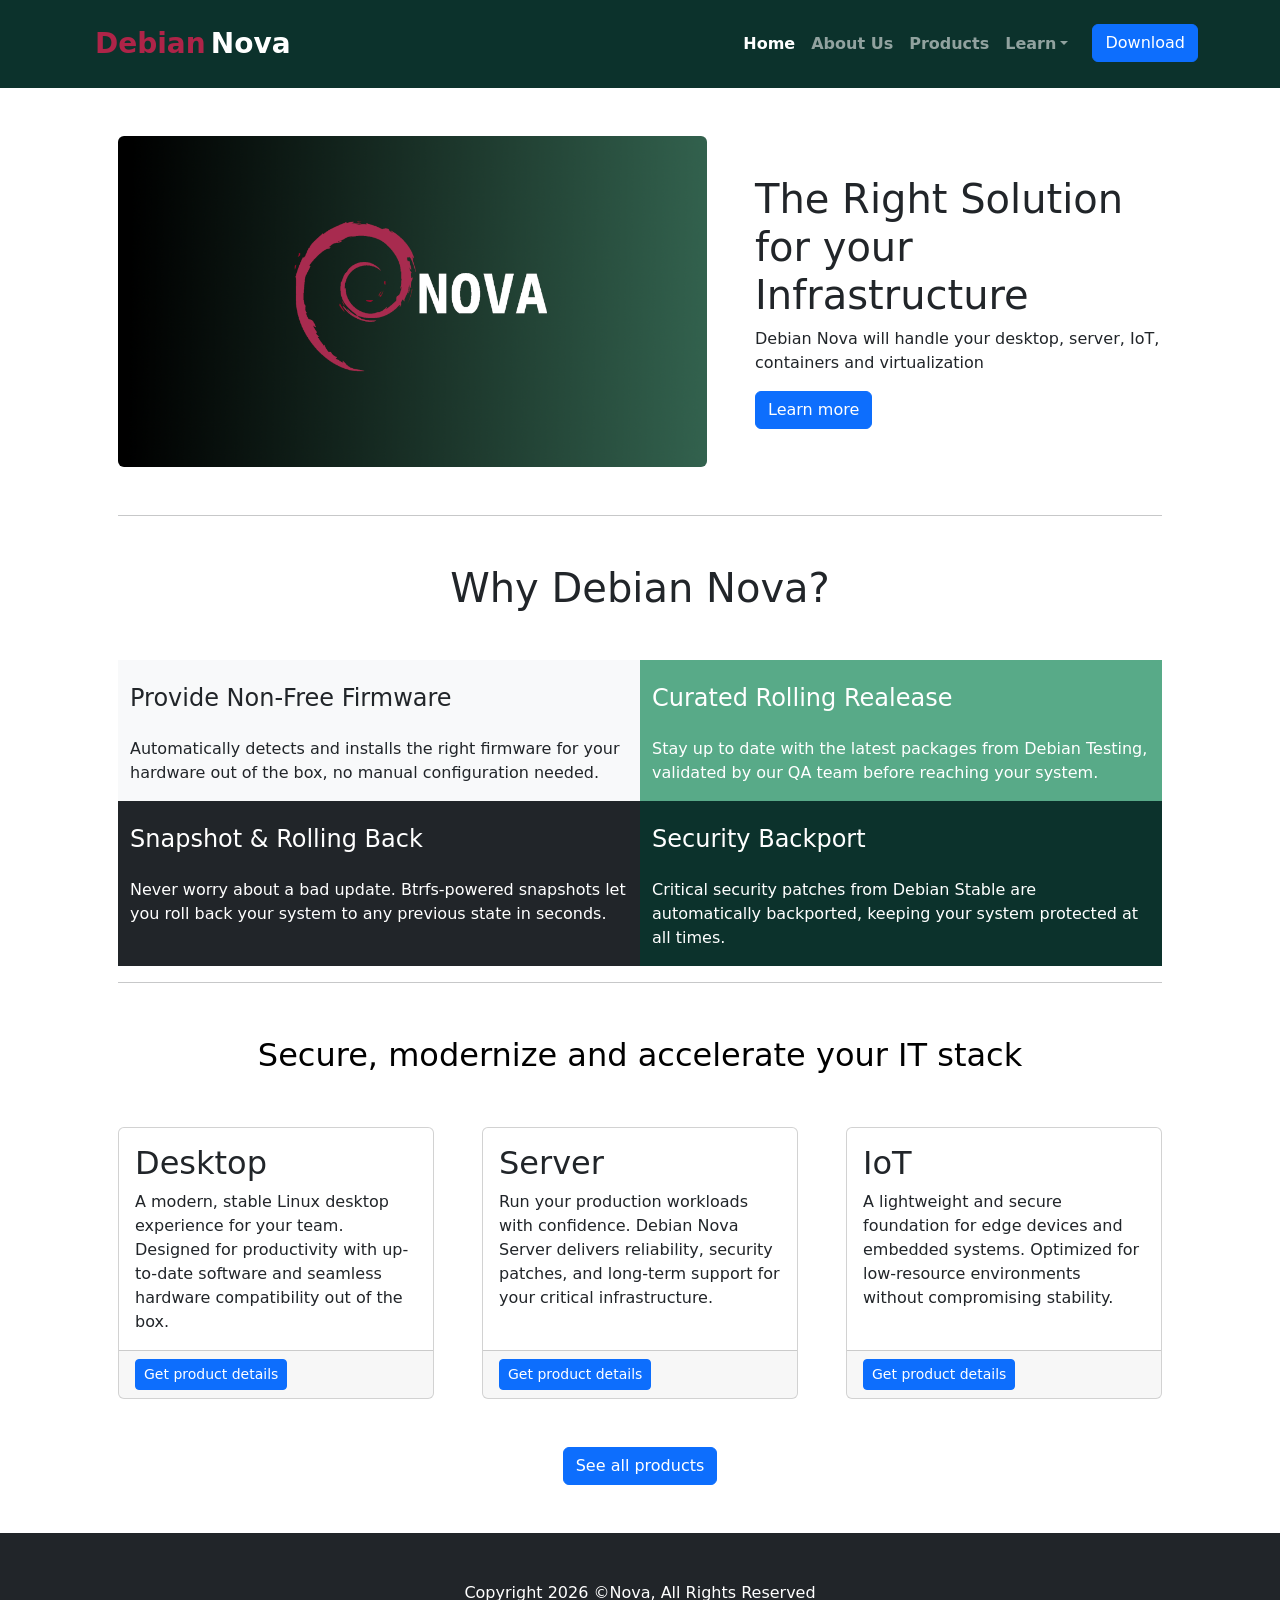
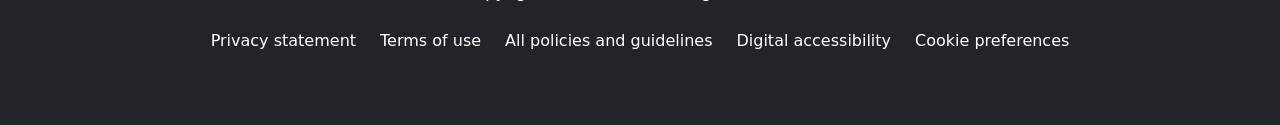
<file: index.html>
<!DOCTYPE html>
<html lang="en">
    <head>
        <meta charset="utf-8" />
        <meta name="viewport" content="width=device-width, initial-scale=1, shrink-to-fit=no" />
        <meta name="description" content="Home page" />
        <meta name="author" content="" />
        <title>Debian Nova — Open Source Sofware Linux Distribution for Enterprise</title>
        <!-- Favicon-->
        <link rel="icon" type="image/x-icon" href="assets/favicon.ico" />
        <!-- Core theme CSS (includes Bootstrap)-->
        <link href="css/bootstrap-style.css" rel="stylesheet" />
        <link href="css/style.css" rel="stylesheet" />
    </head>
    <body>
		<script src="js/navbar.js"></script>
		<custom-navbar></custom-navbar>
        <!-- Page Content-->
        <div class="container px-4 px-lg-5">

			<section>
				<!-- Heading Row-->
				<div class="row gx-4 gx-lg-5 align-items-center my-5">
					<div class="col-lg-7">
						<img class="img-fluid rounded mb-4 mb-lg-0" src="assets/debian-nova-logo-gradient.png" alt="logo debian nova" />
					</div>
					<div class="col-lg-5">
						<h1 class="font-weight-light">The Right Solution for your Infrastructure</h1>
						<p>Debian Nova will handle your desktop, server, IoT, containers and virtualization</p>
						<a class="btn btn-primary" href="#learn-more">Learn more</a>
					</div>
				</div>
			</section>

			<section>
				<!-- Learn more -->
				<div class="grid-row--50-50-on-large" id="learn-more">
					<hr class="p-rule">
					<div class="text-center m-5">
						<h1>Why Debian Nova?</h1>
					</div>
						<div class="container">
							<div class="row">
								<div class="col-md-6 bg-light">
									<h4 class="mt-4 mb-4">Provide Non-Free Firmware</h4>
									<p>
										Automatically detects and installs the right firmware for your hardware out of the box, no manual configuration needed.
									</p>
									<!--<a href="#" class="btn btn-outline-dark">Explore Desktop</a>-->
								</div>
								<div class="col-md-6 bg-medium-aquamarine">
									<h4 class="mt-4 mb-4 text-white">Curated Rolling Realease</h4>
									<p class="text-white">
										Stay up to date with the latest packages from Debian Testing, validated by our QA team before reaching your system.
									</p>
									<!--<a href="#" class="btn btn-outline-dark">Explore Server</a>-->
								</div>
							</div>
							<div class="row">
								<div class="col-md-6 bg-dark">
									<h4 class="mt-4 mb-4 text-white">Snapshot & Rolling Back</h4>
									<p class="text-white">
										Never worry about a bad update. Btrfs-powered snapshots let you roll back your system to any previous state in seconds.
									</p>
									<!--<a href="#" class="btn btn-outline-dark">Explore Container</a>-->
								</div>
								<div class="col-md-6 bg-deep-forest-green">
									<h4 class="mt-4 mb-4 text-white">Security Backport</h4>
									<p class="text-white">
										Critical security patches from Debian Stable are automatically backported, keeping your system protected at all times.
									</p>
									<!--<a href="#" class="btn btn-outline-dark">Cut Your Cost</a>-->
								</div>
							</div>
						</div>
					<hr class="p-rule">
				</div>
			</section>

			<section class="my-5">
				<p class="text-center text-black m-5 fs-2" id="learn-more">Secure, modernize and accelerate your IT stack</p>
				<!-- Content Row-->
				<div class="row gx-4 gx-lg-5">
					<div class="col-md-4 mb-5">
						<div class="card h-100">
							<div class="card-body">
								<h2 class="card-title">Desktop</h2>
								<p class="card-text">
									A modern, stable Linux desktop experience for your team. Designed for productivity with up-to-date software and seamless hardware compatibility out of the box.
								</p>
							</div>
							<div class="card-footer">
								<a class="btn btn-primary btn-sm" href="html/products.html#products">Get product details</a>
							</div>
						</div>
					</div>
					<div class="col-md-4 mb-5">
						<div class="card h-100">
							<div class="card-body">
								<h2 class="card-title">Server</h2>
								<p class="card-text">
									Run your production workloads with confidence. Debian Nova Server delivers reliability, security patches, and long-term support for your critical infrastructure.
								</p>
							</div>
							<div class="card-footer">
								<a class="btn btn-primary btn-sm" href="html/products.html#products">Get product details</a>
							</div>
						</div>
					</div>
					<div class="col-md-4 mb-5">
						<div class="card h-100">
							<div class="card-body">
								<h2 class="card-title">IoT</h2>
								<p class="card-text">
									A lightweight and secure foundation for edge devices and embedded systems. Optimized for low-resource environments without compromising stability.
								</p>
							</div>
							<div class="card-footer">
								<a class="btn btn-primary btn-sm" href="html/products.html#products">Get product details</a>
							</div>
						</div>
					</div>
				</div>
				<div class="d-flex justify-content-center">
					<a class="btn btn-primary" href="html/products.html#products">See all products</a>
				</div>
			</section>

        </div>
		<script src="js/footer.js"></script>
		<custom-footer>
        <!-- Bootstrap core JS-->
        <script src="https://cdn.jsdelivr.net/npm/bootstrap@5.2.3/dist/js/bootstrap.bundle.min.js"></script>
        <!-- Core theme JS-->
        <script src="js/scripts.js"></script>
    </body>
</html>
</file>
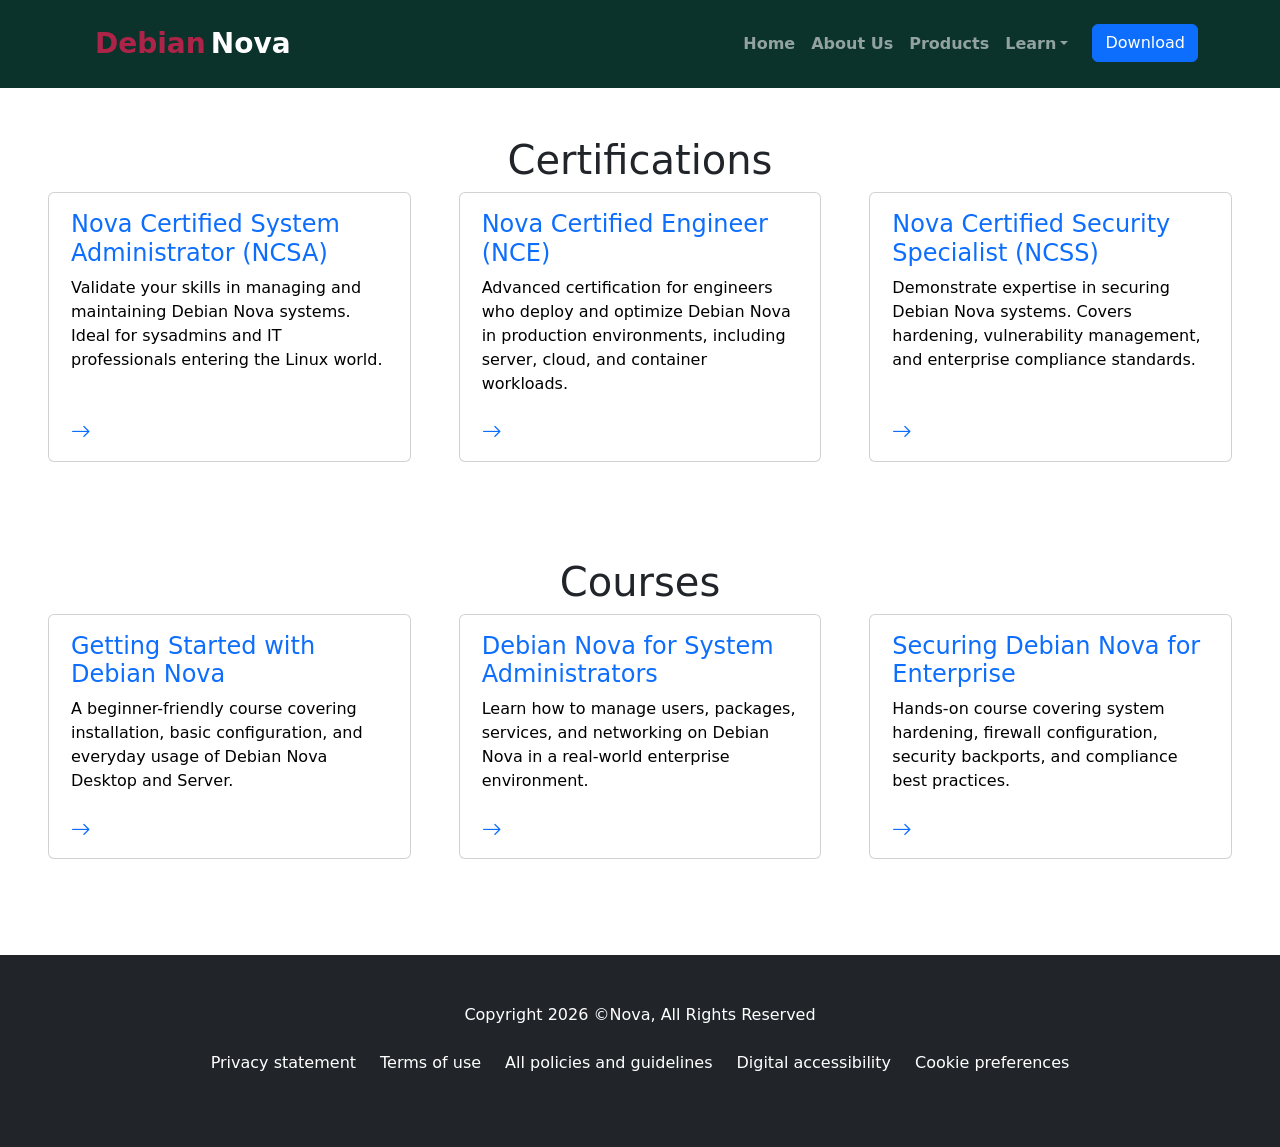
<file: html/learn.html>
<!DOCTYPE html>
<html lang="en">
<head>
	<meta charset="UTF-8">
	<meta name="viewport" content="width=device-width, initial-scale=1.0">
	<title>Certificate and Courses in Nova</title>
	<!-- Bootstrap Icons -->
	<link rel="stylesheet" href="https://cdn.jsdelivr.net/npm/bootstrap-icons@1.13.1/font/bootstrap-icons.min.css">
	<!-- Favicon-->
	<link rel="icon" type="image/x-icon" href="../assets/favicon.ico" />
	<!-- Core theme CSS (includes Bootstrap)-->
	<link rel="stylesheet" href="../css/bootstrap-style.css">
	<link rel="stylesheet" href="../css/style.css">
</head>
<body>
	<!-- Bootstrap core JS-->
	<script src="https://cdn.jsdelivr.net/npm/bootstrap@5.2.3/dist/js/bootstrap.bundle.min.js"></script>

	<script src="../js/navbar.js"></script>
	<custom-navbar></custom-navbar>

	<section id="certificate" class="m-5">
		<h1 class="text-center">Certifications</h1>
		<div class="row gx-4 gx-lg-5">

			<div class="col-md-4 mb-5">
				<button class="card h-100 w-100 text-start card-button" 
					data-learn="ncsa"
					popovertarget="learn-popover">
					<div class="card-body">
						<h4 class="card-title text-primary">Nova Certified System Administrator (NCSA)</h4>
						<p class="card-text">
							Validate your skills in managing and maintaining Debian Nova systems. Ideal for sysadmins and IT professionals entering the Linux world.
						</p>
					</div>
					<div class="card-footer bg-transparent border border-0 text-end text-primary">
						<h5><i class="bi bi-arrow-right"></i></h5>
					</div>
				</button>
			</div>

			<div class="col-md-4 mb-5">
				<button class="card h-100 w-100 text-start card-button" 
					data-learn="nce"
					popovertarget="learn-popover">
					<div class="card-body">
						<h4 class="card-title text-primary">Nova Certified Engineer (NCE)</h4>
						<p class="card-text">
							Advanced certification for engineers who deploy and optimize Debian Nova in production environments, including server, cloud, and container workloads.
						</p>
					</div>
					<div class="card-footer bg-transparent border border-0 text-end text-primary">
						<h5><i class="bi bi-arrow-right"></i></h5>
					</div>
				</button>
			</div>

			<div class="col-md-4 mb-5">
				<button class="card h-100 w-100 text-start card-button" 
					data-learn="ncss"
					popovertarget="learn-popover">
					<div class="card-body">
						<h4 class="card-title text-primary">Nova Certified Security Specialist (NCSS)</h4>
						<p class="card-text">
							Demonstrate expertise in securing Debian Nova systems. Covers hardening, vulnerability management, and enterprise compliance standards. 
						</p>
					</div>
					<div class="card-footer bg-transparent border border-0 text-end text-primary">
						<h5><i class="bi bi-arrow-right"></i></h5>
					</div>
				</button>
			</div>

		</div>
	</section>

	<section id="courses" class="m-5">
		<h1 class="text-center">Courses</h1>
		<div class="row gx-4 gx-lg-5">

			<div class="col-md-4 mb-5">
				<button class="card h-100 w-100 text-start card-button" 
					data-learn="getStarted"
					popovertarget="learn-popover">
					<div class="card-body">
						<h4 class="card-title text-primary">Getting Started with Debian Nova</h4>
						<p class="card-text">
							A beginner-friendly course covering installation, basic configuration, and everyday usage of Debian Nova Desktop and Server.
						</p>
					</div>
					<div class="card-footer bg-transparent border border-0 text-end text-primary">
						<h5><i class="bi bi-arrow-right"></i></h5>
					</div>
				</button>
			</div>

			<div class="col-md-4 mb-5">
				<button class="card h-100 w-100 text-start card-button" 
					data-learn="sysadmin"
					popovertarget="learn-popover">
					<div class="card-body">
						<h4 class="card-title text-primary">Debian Nova for System Administrators</h4>
						<p class="card-text">
							Learn how to manage users, packages, services, and networking on Debian Nova in a real-world enterprise environment.
						</p>
					</div>
					<div class="card-footer bg-transparent border border-0 text-end text-primary">
						<h5><i class="bi bi-arrow-right"></i></h5>
					</div>
				</button>
			</div>

			<div class="col-md-4 mb-5">
				<button class="card h-100 w-100 text-start card-button" 
					data-learn="security"
					popovertarget="learn-popover">
					<div class="card-body">
						<h4 class="card-title text-primary">Securing Debian Nova for Enterprise</h4>
						<p class="card-text">
							Hands-on course covering system hardening, firewall configuration, security backports, and compliance best practices.
						</p>
					</div>
					<div class="card-footer bg-transparent border border-0 text-end text-primary">
						<h5><i class="bi bi-arrow-right"></i></h5>
					</div>
				</button>
			</div>

		</div>
	</section>

	<div popover="auto" class="mypopover" id="learn-popover">
		<div class="d-flex justify-content-end">
			<button class="btn border-0" 
				popovertarget="learn-popover" 
				popovertargetaction="hide">
				<h3><i class="bi bi-x-lg"></i></h3>
			</button>
		</div>
		<div class="mx-5 px-5 pb-5">
			<h1 class="my-3" id="learn-popover-title"></h1>
			<p class="fs-5" id="learn-popover-desc"></p>

			<div class="container">
				<div id="learn-popover-level"></div>
				<div id="learn-popover-duration"></div>
				<div id="learn-popover-format"></div>
				<div id="learn-popover-topics"></div>
			</div>
			<button class="container btn bg-crimson text-white btn-switch-receiver mt-5" id="learn-popover-follow">Follow</button>
		</div>
	</div>
	
	<!-- CDN jQuery -->
	<script src="https://cdnjs.cloudflare.com/ajax/libs/jquery/3.7.1/jquery.min.js" integrity="sha512-v2CJ7UaYy4JwqLDIrZUI/4hqeoQieOmAZNXBeQyjo21dadnwR+8ZaIJVT8EE2iyI61OV8e6M8PP2/4hpQINQ/g==" crossorigin="anonymous" referrerpolicy="no-referrer"></script>

	<script src="../js/scripts.js"></script>
	<script src="../js/footer.js"></script>
	<custom-footer></custom-footer>
</body>
</html>
</file>
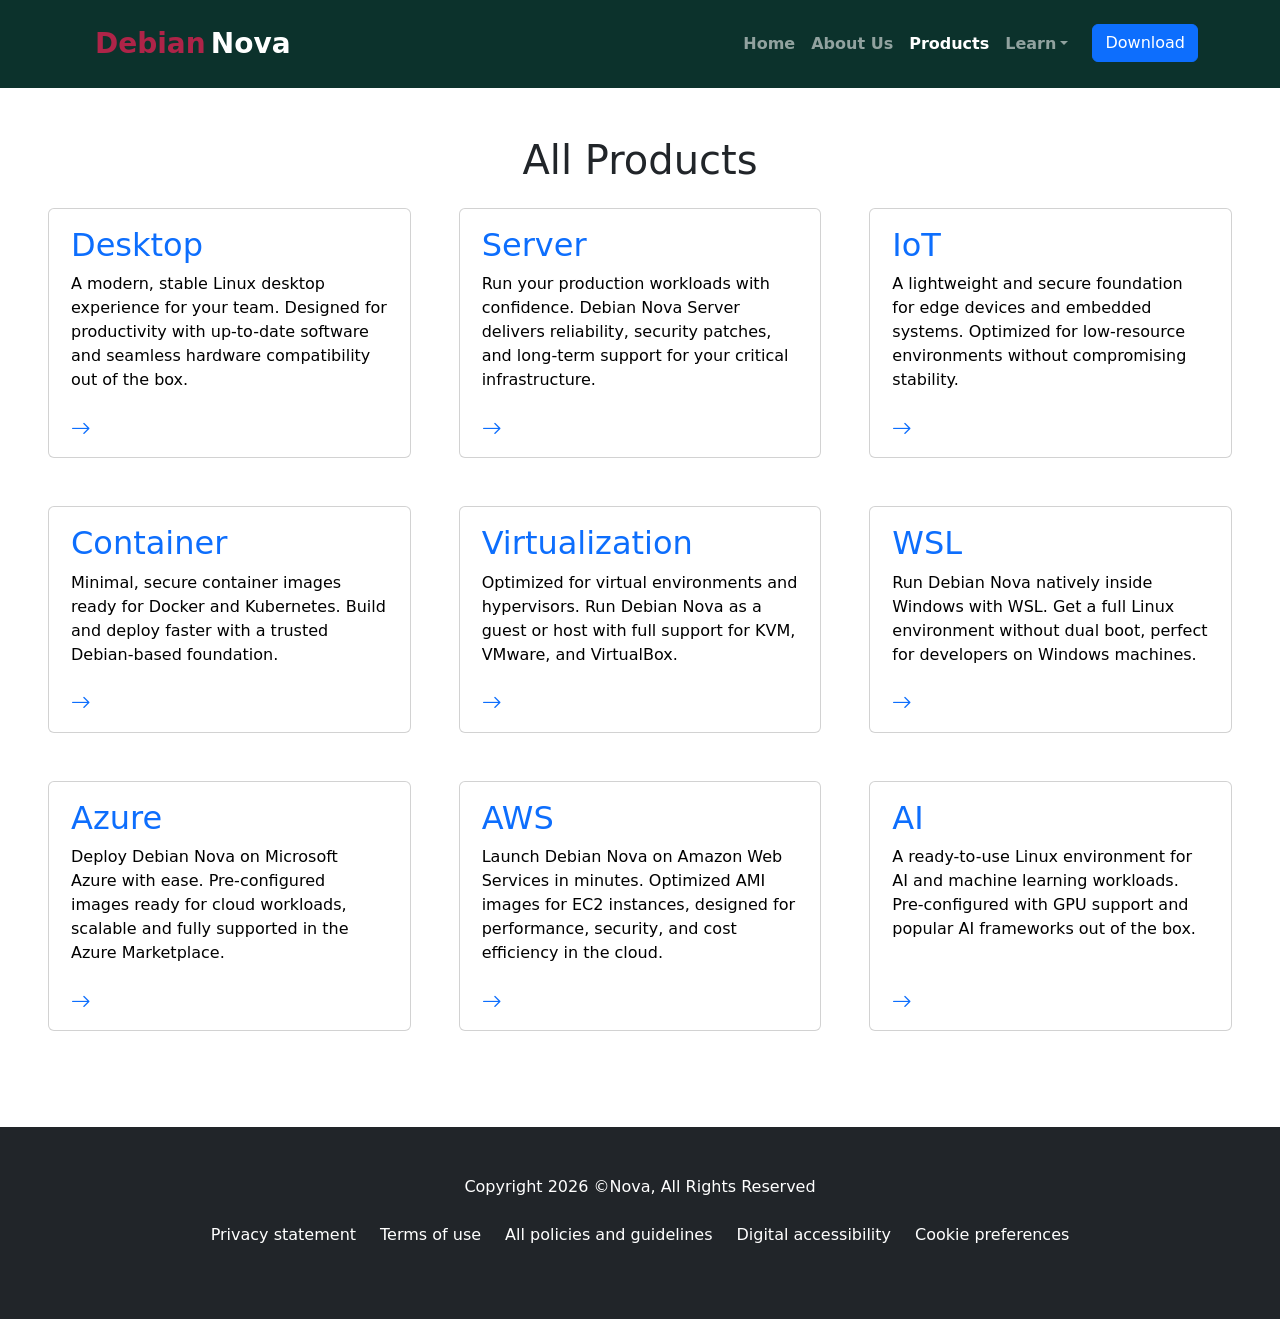
<file: html/products.html>
<!DOCTYPE html>
<html lang="en">
<head>
	<meta charset="UTF-8">
	<meta name="viewport" content="width=device-width, initial-scale=1.0">
	<title>All Debian Nova Products</title>
	<!-- Bootstrap Icons -->
	<link rel="stylesheet" href="https://cdn.jsdelivr.net/npm/bootstrap-icons@1.13.1/font/bootstrap-icons.min.css">
	<!-- Favicon-->
	<link rel="icon" type="image/x-icon" href="../assets/favicon.ico" />
	<!-- Core theme CSS (includes Bootstrap)-->
	<link rel="stylesheet" href="../css/bootstrap-style.css">
	<link rel="stylesheet" href="../css/style.css">
</head>
<body>
	<!-- Bootstrap core JS-->
	<script src="https://cdn.jsdelivr.net/npm/bootstrap@5.2.3/dist/js/bootstrap.bundle.min.js"></script>

	<script src="../js/navbar.js"></script>
	<custom-navbar></custom-navbar>
	
	<section id="products" class="m-5">
		<div class="row gx-4 gx-lg-5">

			<h1 class="text-center mb-4">All Products</h1>
			<div class="col-md-4 mb-5">
				<button class="card h-100 w-100 text-start card-button" 
					data-product="desktop"
					popovertarget="product-popover">
					<div class="card-body">
						<h2 class="card-title text-primary">Desktop</h2>
						<p class="card-text">
							A modern, stable Linux desktop experience for your team. Designed for productivity with up-to-date software and seamless hardware compatibility out of the box.
						</p>
					</div>
					<div class="card-footer bg-transparent border border-0 text-end text-primary">
						<h5><i class="bi bi-arrow-right"></i></h5>
					</div>
				</button>
			</div>

			<div class="col-md-4 mb-5">
				<button class="card h-100 w-100 text-start card-button" 
					data-product="server"
					popovertarget="product-popover">
					<div class="card-body">
						<h2 class="card-title text-primary">Server</h2>
						<p class="card-text">
							Run your production workloads with confidence. Debian Nova Server delivers reliability, security patches, and long-term support for your critical infrastructure.
						</p>
					</div>
					<div class="card-footer bg-transparent border border-0 text-end text-primary">
						<h5><i class="bi bi-arrow-right"></i></h5>
					</div>
				</button>
			</div>

			<div class="col-md-4 mb-5">
				<button class="card h-100 w-100 text-start card-button" 
					data-product="iot"
					popovertarget="product-popover">
					<div class="card-body">
						<h2 class="card-title text-primary">IoT</h2>
						<p class="card-text">
							A lightweight and secure foundation for edge devices and embedded systems. Optimized for low-resource environments without compromising stability.
						</p>
					</div>
					<div class="card-footer bg-transparent border border-0 text-end text-primary">
						<h5><i class="bi bi-arrow-right"></i></h5>
					</div>
				</button>
			</div>

			<div class="col-md-4 mb-5">
				<button class="card h-100 w-100 text-start card-button" 
					data-product="container"
					popovertarget="product-popover">
					<div class="card-body">
						<h2 class="card-title text-primary">Container</h2>
						<p class="card-text">
							Minimal, secure container images ready for Docker and Kubernetes. Build and deploy faster with a trusted Debian-based foundation.
						</p>
					</div>
					<div class="card-footer bg-transparent border border-0 text-end text-primary">
						<h5><i class="bi bi-arrow-right"></i></h5>
					</div>
				</button>
			</div>

			<div class="col-md-4 mb-5">
				<button class="card h-100 w-100 text-start card-button" 
					data-product="virtualization"
					popovertarget="product-popover">
					<div class="card-body">
						<h2 class="card-title text-primary">Virtualization</h2>
						<p class="card-text">
							Optimized for virtual environments and hypervisors. Run Debian Nova as a guest or host with full support for KVM, VMware, and VirtualBox.
						</p>
					</div>
					<div class="card-footer bg-transparent border border-0 text-end text-primary">
						<h5><i class="bi bi-arrow-right"></i></h5>
					</div>
				</button>
			</div>

			<div class="col-md-4 mb-5">
				<button class="card h-100 w-100 text-start card-button" 
					data-product="wsl"
					popovertarget="product-popover">
					<div class="card-body">
						<h2 class="card-title text-primary">WSL</h2>
						<p class="card-text">
							Run Debian Nova natively inside Windows with WSL. Get a full Linux environment without dual boot, perfect for developers on Windows machines.
						</p>
					</div>
					<div class="card-footer bg-transparent border border-0 text-end text-primary">
						<h5><i class="bi bi-arrow-right"></i></h5>
					</div>
				</button>
			</div>

			<div class="col-md-4 mb-5">
				<button class="card h-100 w-100 text-start card-button" 
					data-product="azure"
					popovertarget="product-popover">
					<div class="card-body">
						<h2 class="card-title text-primary">Azure</h2>
						<p class="card-text">
							Deploy Debian Nova on Microsoft Azure with ease. Pre-configured images ready for cloud workloads, scalable and fully supported in the Azure Marketplace.
						</p>
					</div>
					<div class="card-footer bg-transparent border border-0 text-end text-primary">
						<h5><i class="bi bi-arrow-right"></i></h5>
					</div>
				</button>
			</div>

			<div class="col-md-4 mb-5">
				<button class="card h-100 w-100 text-start card-button" 
					data-product="aws"
					popovertarget="product-popover">
					<div class="card-body">
						<h2 class="card-title text-primary">AWS</h2>
						<p class="card-text">
							Launch Debian Nova on Amazon Web Services in minutes. Optimized AMI images for EC2 instances, designed for performance, security, and cost efficiency in the cloud.
						</p>
					</div>
					<div class="card-footer bg-transparent border border-0 text-end text-primary">
						<h5><i class="bi bi-arrow-right"></i></h5>
					</div>
				</button>
			</div>

			<div class="col-md-4 mb-5">
				<button class="card h-100 w-100 text-start card-button" 
					data-product="ai"
					popovertarget="product-popover">
					<div class="card-body">
						<h2 class="card-title text-primary">AI</h2>
						<p class="card-text">
							A ready-to-use Linux environment for AI and machine learning workloads. Pre-configured with GPU support and popular AI frameworks out of the box.
						</p>
					</div>
					<div class="card-footer bg-transparent border border-0 text-end text-primary">
						<h5><i class="bi bi-arrow-right"></i></h5>
					</div>
				</button>
			</div>

		</div>
	</section>

	<div popover="auto" class="mypopover" id="product-popover">
		<div class="d-flex justify-content-end">
			<button class="btn border-0" 
				popovertarget="product-popover" 
				popovertargetaction="hide">
				<h3><i class="bi bi-x-lg"></i></h3>
			</button>
		</div>
		<div class="mx-5 px-5 pb-5">
			<h1 class="my-3" id="product-popover-title"></h1>
			<p class="fs-5" id="product-popover-desc"></p>

			<span>Releases: </span>
			<div class="container text-center">
				<div class="row row-cols-3" id="product-popover-releases"></div>
			</div>
			<div id="product-popover-edition"></div>
			<div id="product-popover-note"></div>
			<button class="container btn bg-crimson text-white btn-switch-receiver mt-5" id="product-popover-button">Download</button>
		</div>
	</div>

	<!-- CDN jQuery -->
	<script src="https://cdnjs.cloudflare.com/ajax/libs/jquery/3.7.1/jquery.min.js" integrity="sha512-v2CJ7UaYy4JwqLDIrZUI/4hqeoQieOmAZNXBeQyjo21dadnwR+8ZaIJVT8EE2iyI61OV8e6M8PP2/4hpQINQ/g==" crossorigin="anonymous" referrerpolicy="no-referrer"></script>

	<script src="../js/scripts.js"></script>
	<script src="../js/footer.js"></script>
	<custom-footer></custom-footer>
</body>
</html>
</file>
<file: css/style.css>
@import "bootstrap-style.css";

:root {
	--clr-premium-white: #F6F3EB;
	--clr-deep-forest-green: #0c322c;
	--clr-medium-aquamarine: #58aa88;

	--clr-deep-forest-green-rgb: 12, 50, 44;
	--clr-medium-aquamarine-rgb: 88, 170, 136;
	--clr-light-crimson-rgb: 175, 79, 104;
	--clr-crimson-rgb: 174, 36, 72;
	--clr-crimson-rgb-50: 174, 36, 72;
}

.text-crimson {
  --bs-text-opacity: 1;
  color: rgba(174, 36, 72, 1) !important;
}

.text-crimson-50 {
  --bs-text-opacity: 1;
  color: rgba(174, 36, 72, 0.5) !important;
}

.bg-medium-aquamarine {
	--clr-bg-opacity: 1;
	background-color: rgba(var(--clr-medium-aquamarine-rgb), var(--clr-bg-opacity)) !important;
}

.bg-crimson {
	--clr-bg-opacity: 1;
	background-color: rgba(var(--clr-crimson-rgb), var(--clr-bg-opacity)) !important;
}

.bg-light-crimson {
	--clr-bg-opacity: 1;
	background-color: rgba(var(--clr-light-crimson-rgb), var(--clr-bg-opacity)) !important;
}

.bg-deep-forest-green {
	--clr-bg-opacity: 1;
	background-color: rgba(var(--clr-deep-forest-green-rgb), var(--clr-bg-opacity)) !important;
}

.chooser:hover {
	cursor: pointer;
}

.mypopover {
	position: fixed;
	width: 80%;
	height: 85%;
}

.card-button:hover {
	background-color: var(--bs-gray-200);
}

/* Reference: 
 * https://developer.mozilla.org/en-US/docs/Web/CSS/Reference/Properties/overlay 
 */
[popover]:popover-open {
  opacity: 1;
  transform: scaleX(1);
}

[popover] {
  font-size: 1.2rem;
  padding: 10px;

  /* Final state of the exit animation */
  opacity: 0;
  transform: scaleX(0);

  border: none;
  border-radius: 10px;
}

/* Needs to be included after the previous [popover]:popover-open
   rule to take effect, as the specificity is the same */
@starting-style {
  [popover]:popover-open {
    opacity: 0;
    transform: scaleX(0);
  }
}

/* Transition for the popover's backdrop */

[popover]::backdrop {
  background-color: transparent;
}

[popover]:popover-open::backdrop {
  background-color: rgb(0 0 0 / 25%);
}

/* Nesting selectors (&) cannot represent pseudo-elements, so this 
   starting-style rule cannot be nested. */

@starting-style {
  [popover]:popover-open::backdrop {
    background-color: transparent;
  }
}
</file>
